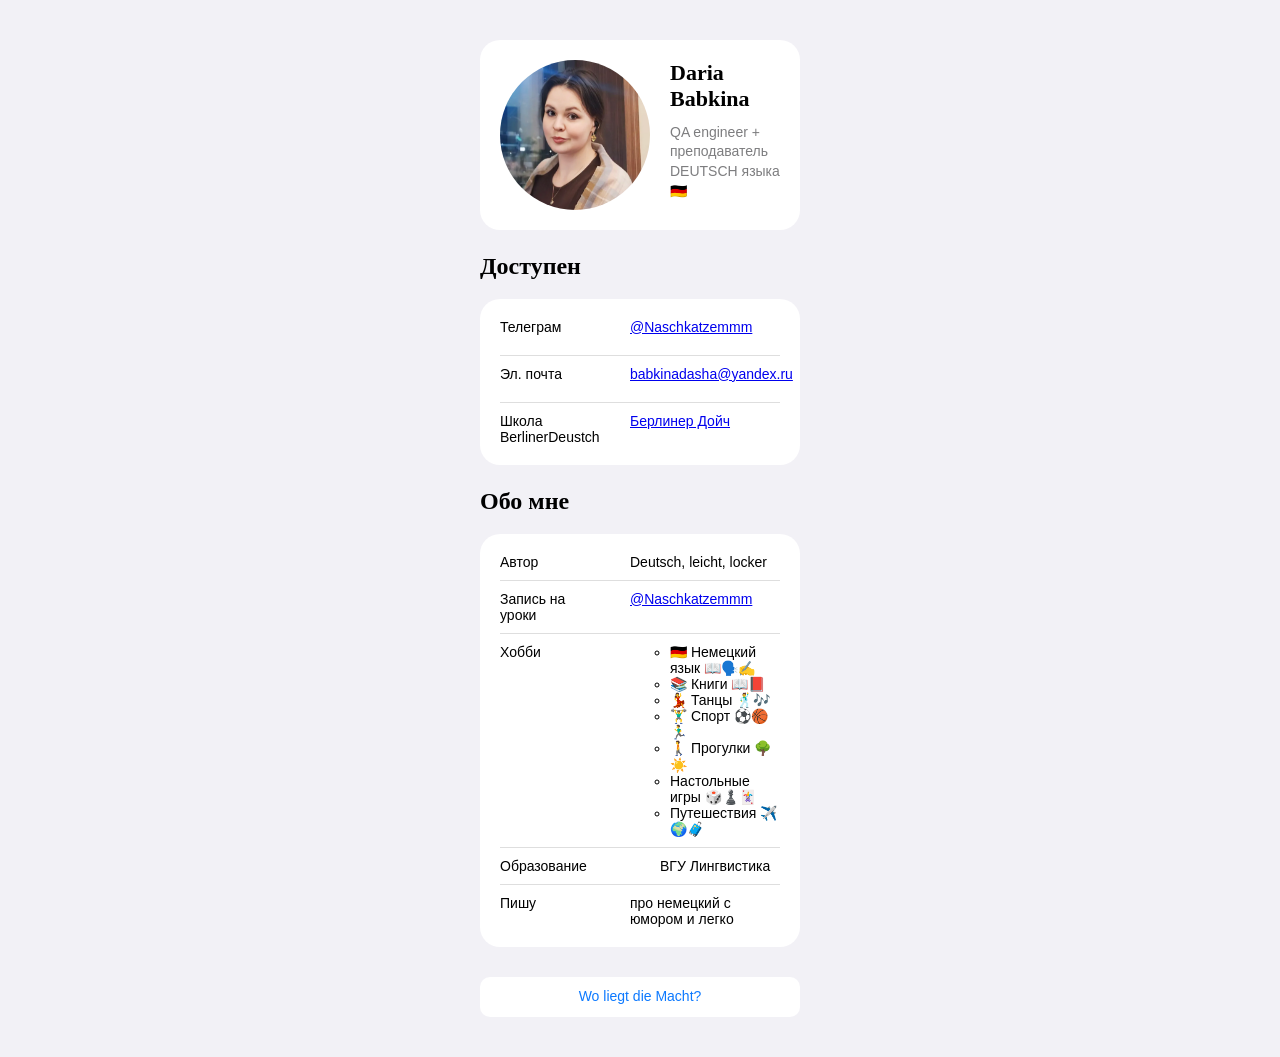
<file: index.html>
<!DOCTYPE html>
<html lang="en">
  <head>
    <meta charset="UTF-8" />
    <meta http-equiv="X-UA-Compatible" content="IE=edge" />
    <meta name="viewport" content="width=device-width, initial-scale=1.0" />
    <link href="./normalize.css" rel="stylesheet" />
    <link href="./ios.css" rel="stylesheet" />
    <title>Document</title>
  </head>
  <body>
    <header class="header">
      <img src="./ich.jpg" alt="avatar" class="header__avatar" />
      <div class="header__textContainer">
        <h1 class="header__title">Daria Babkina</h1>
        <h3 class="header__subtitle">QA engineer + преподаватель DEUTSCH языка🇩🇪</h3>
      </div>
    </header>
    <main>
      <section class="links">
        <h2 class="links__header">Доступен</h2>
        <ul class="links__container">
          <li class="links__link">
            <p class="links__title">Телеграм</p>
            <a class="links__link" href="https://t.me/Naschkatzemmm" target="_blank">@Naschkatzemmm</a>
          </li>
          <li class="links__link">
            <p class="links__title">Эл. почта</p>
            <a class="links__link" href="mailto:babkinadasha@yandex.ru">babkinadasha@yandex.ru</a>
          </li>
          <li class="links__link">
            <p class="links__title">Школа BerlinerDeustch</p>
            <a class="links__link" href="https://berlinerdeutsch.ru/team/tpost/6os6843vy1-darya-babkina" target="_blank">Берлинер Дойч</a>
          </li>
        </ul>
      </section>
      <section class="links">
        <h2 class="links__header">Обо мне</h2>
        <ul class="links__container">
          <li class="links__link">
            <p class="links__title">Автор</p>
            <a class>Deutsch, leicht, locker</a>
          </li>
          <li class="links__link">
            <p class="links__title">Запись на уроки</p>
            <a class="links__link" href="https://t.me/Naschkatzemmm" target="_blank">@Naschkatzemmm</a>
          </li>
          <li class="links__link">
            <p class="links__title">Хобби</p>
            <ul>
              <li>🇩🇪 Немецкий язык 📖🗣️✍️</li>
              <li>📚 Книги 📖📕</li>
              <li>💃 Танцы 🕺🎶</li>
              <li>🏋️‍♂️ Спорт ⚽🏀🏃‍♂️</li>
              <li>🚶 Прогулки 🌳☀️</li>
              <li>Настольные игры 🎲♟️🃏</li>
              <li>Путешествия ✈️ 🌍🧳</li>
            </ul>
          </li>
          <li class="links__link">
            <p class="links__title">Образование</p>
            <a class= ></a>ВГУ Лингвистика</a>
          </li>
          <li class="links__link">
            <p class="links__title">Пишу</p>
            <a class=>про немецкий с юмором и легко</a>
          </li>
        </ul>
      </section>
    </main>
   <footer>
    <button type = "button" class="button-link" href=""> Wo liegt die Macht?  </button>
    </footer>
    <script type="text/javascript" src="js.js"></script>
  </body>
</html>
</file>
<file: ios.css>
body {
  font-family: "Helvetica";
  background-color: #f2f1f6;
  color: #000000;
  display: flex;
  flex-direction: column;
  justify-content: center;
  align-items: center;
}

.header {
  box-sizing: border-box;
  margin: 40px 0 20px 0;
  display: flex;

  width: 320px;
  column-gap: 20px;
  row-gap: 10px;
  border-radius: 20px;
  padding: 20px;
  background-color: #ffffff;
}

.header__textContainer {
  display: flex;
  flex-direction: column;
  gap: 10px;
}

.header__avatar {
  border-radius: 50%;
  width: 150px;
  height: 150px;
}

.header__title {
  margin: 0;
  font-weight: 700;
  font-size: 22px;
  line-height: 1.2;
  font-family: "Helvetica Neue";
  align-items: center;
}

.header__subtitle {
  color: #7d7d7f;
  font-weight: 400;
  font-size: 14px;
  line-height: 1.4;
  margin: 0;
}

.links {
  width: 320px;
  margin-bottom: 20px;
}

.links__header {
  font-size: 24px;
  line-height: 1.4;
  margin: 0 0 15px 0;
  font-family: "Helvetica Neue";
}

.links__container {
  list-style-type: none;
  background: #ffffff;
  border-radius: 20px;
  display: flex;
  flex-direction: column;
  align-items: flex-start;
  padding: 20px 20px 10px;
  gap: 10px;
  flex: none;
  order: 1;
  flex-grow: 0;
  box-sizing: border-box;
  margin: 0;
}

.links__link,
.links__title {
  font-size: 14px;
  font-size: 1.4;
}

.links__link {
  display: flex;
  flex-direction: row;
  align-items: flex-start;
  padding: 0px 0px 10px;
  gap: 30px;
  border-bottom: 1px solid #dedede;
  width: 280px;
}

.links__link:last-child {
  border-bottom: none;
}

.linsk__link,
.links__link:visited {
  text-decoration: none;
  color: #0c79ff;
}

.links__title {
  margin: 0;
  min-width: 100px;
}

footer {
  margin: 0 0 40px 0;
}
.button-link {
  margin-top: 10px;
  box-sizing: border-box;
  display: flex;
  flex-direction: row;
  justify-content: center;
  align-items: center;
  padding: 10px;
  width: 320px;
  background: #ffffff;
  border-radius: 10px;

  font-size: 14px;
  line-height: 1.4;

  color: #0c79ff;
  text-decoration: none;
}

button {
  border: 0;
}

.linsk__link {
  word-break: break-word; /* Позволяет разрывать слова */
  overflow-wrap: break-word; /* Альтернативный вариант */
  display: block; /* Чтобы ссылка занимала всю ширину родительского контейнера */
  max-width: 100%; /* Ограничение ширины */
}
</file>
